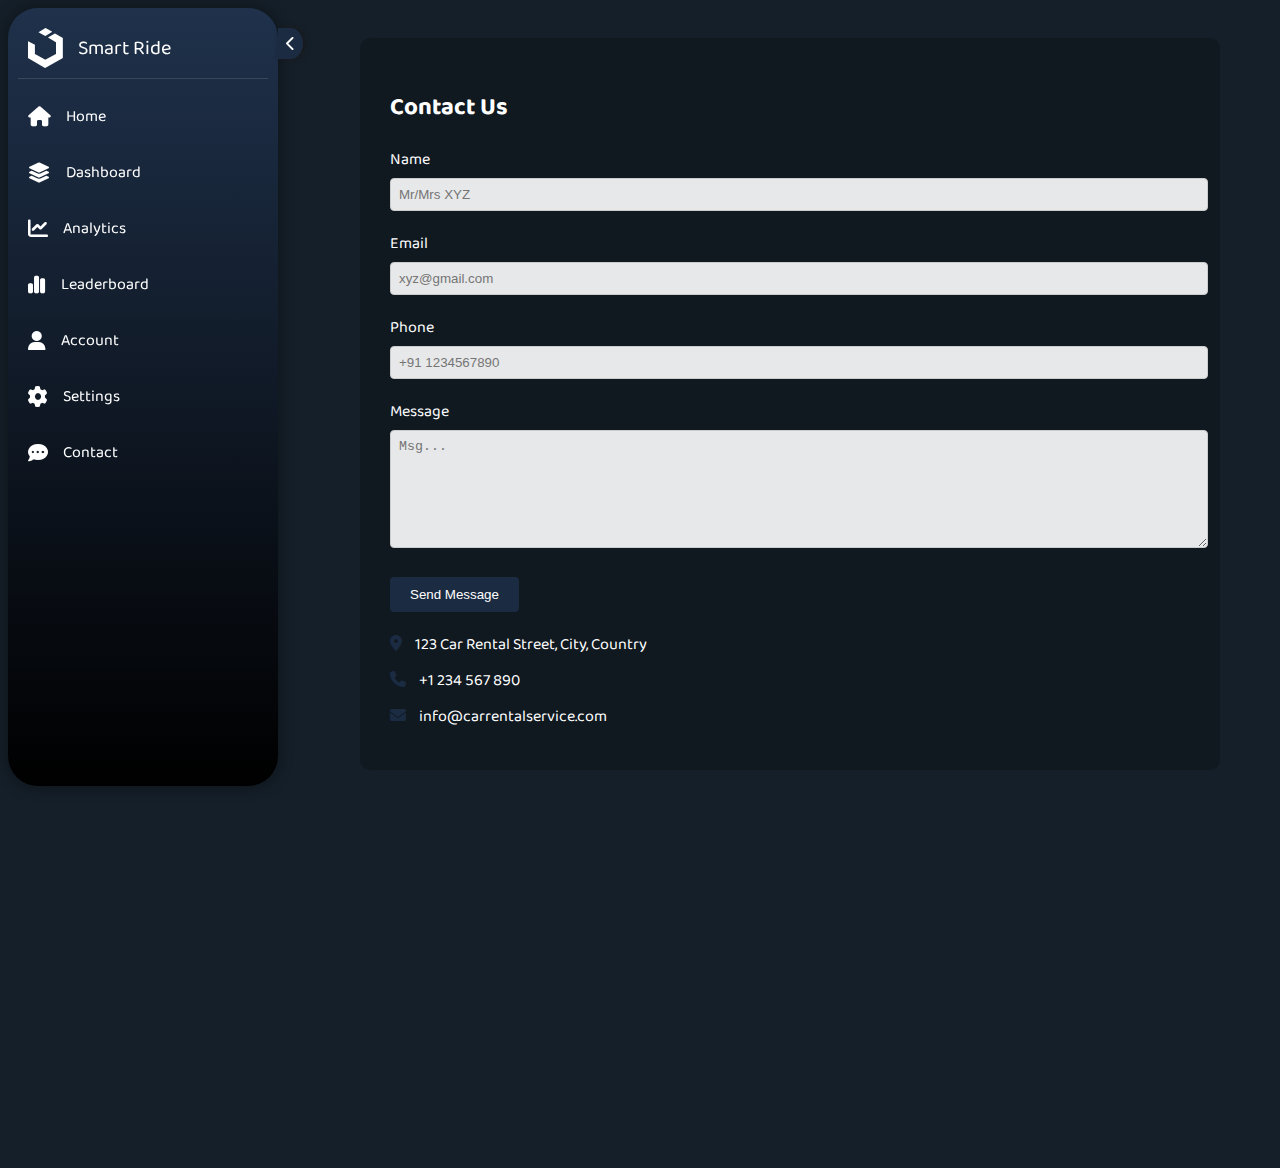
<file: contact.html>
<!DOCTYPE html>
<html lang="en">
<head>
    <meta charset="UTF-8">
    <meta name="viewport" content="width=device-width, initial-scale=1.0">
    <title>Contact Us - Car Rental</title>
    <link rel="stylesheet" href="style.css">
    <style>
        /* Sidebar collapse styles */
        aside {
            transition: width 0.3s ease;
            width: 250px;
        }

        aside.collapsed {
            width: 80px;
        }

        aside.collapsed .brand-name,
        aside.collapsed .item-name {
            display: none;
        }

        aside.collapsed + main {
            margin-left: 80px;
        }

        .menu-btn {
            transition: transform 0.3s ease;
        }

        aside.collapsed .menu-btn {
            transform: rotate(360deg) translateX(24px);
        }

        main {
            margin-left: 250px;
            transition: margin-left 0.3s ease;
        }

        .contact-container {
            display: flex;
            flex-direction: column;
            gap: 20px;
            padding: 20px;
            max-width: 800px;
            margin: 0 auto;
            transition: all 0.3s ease;
        }

        aside.collapsed + main .contact-container {
            max-width: 1000px;
            padding: 30px;
        }

        .contact-form {
            background: rgba(0,0,0,0.2);
            padding: 30px;
            border-radius: 10px;
            width: 100%;
            margin-bottom: 20px;
            transition: all 0.3s ease;
            transform: translateX(-300px);
        }

        aside.collapsed + main .contact-form {
            padding: 40px;
            transform: translateX(15px);
        }

        .form-group {
            margin-bottom: 20px;
        }

        .form-group label {
            display: block;
            margin-bottom: 5px;
            color: white;
        }

        .form-group input,
        .form-group textarea {
            width: 100%;
            padding: 8px;
            border: 1px solid #ccc;
            border-radius: 4px;
            background: rgba(255,255,255,0.9);
        }

        .form-group textarea {
            height: 100px;
            resize: vertical;
        }

        button[type="submit"] {
            background: #1b2b42;
            color: white;
            padding: 10px 20px;
            border: none;
            border-radius: 4px;
            cursor: pointer;
        }

        button[type="submit"]:hover {
            background: #2c4268;
        }

        .contact-info {
            margin-top: 20px;
            color: white;
        }

        .contact-info p {
            margin: 10px 0;
        }

        .contact-info i {
            margin-right: 10px;
            color: #1b2b42;
        }

        .map-container {
            width: 100%;
            height: 300px;
            border-radius: 10px;
            overflow: hidden;
            margin-top: 20px;
            transition: all 0.3s ease;
            transform: translateX(-300px);
        }

        aside.collapsed + main .map-container {
            height: 400px;
            transform: translateX(15px);
        }

        h2 {
            color: white;
            margin-bottom: 20px;
        }

        @media (max-width: 768px) {
            .menu-btn {
                display: none;
            }
            
            aside {
                width: 80px;
            }

            aside .brand-name,
            aside .item-name {
                display: none;
            }

            main {
                margin-left: 80px;
            }

            .contact-container {
                max-width: 100%;
                padding: 15px;
            }

            .contact-form {
                padding: 20px;
            }

            .map-container {
                height: 250px;
            }
        }
    </style>
</head>
<body>
    <aside>
        <button class="menu-btn fa fa-chevron-left"></button>
        <a href="/" class="logo-wrapper">
            <span class="fa-brands fa-uikit"></span>
            <span class="brand-name">Smart Ride</span>
        </a>
        <div class="separator"></div>
        <ul class="menu-items">
            <li><a href="index.html"><span class="icon fa fa-house"></span><span class="item-name">Home</span></a><span class="tooltip">Home</span></li>
            <li><a href="dashboard.html"><span class="icon fa fa-layer-group"></span><span class="item-name">Dashboard</span></a><span class="tooltip">Dashboard</span></li>
            <li><a href="analytics.html"><span class="icon fa fa-chart-line"></span><span class="item-name">Analytics</span></a><span class="tooltip">Analytics</span></li>
            <li><a href="leaderboard.html"><span class="icon fa fa-chart-simple"></span><span class="item-name">Leaderboard</span></a><span class="tooltip">Leaderboard</span></li>
            <li><a href="account.html"><span class="icon fa fa-user"></span><span class="item-name">Account</span></a><span class="tooltip">Account</span></li>
            <li><a href="system.html"><span class="icon fa fa-gear"></span><span class="item-name">Settings</span></a><span class="tooltip">Settings</span></li>
            <li><a href="#"><span class="icon fa fa-comment-dots"></span><span class="item-name">Contact</span></a><span class="tooltip">Contact</span></li>
        </ul>
    </aside>
    <main>
        <div class="contact-container">
            <div class="contact-form">
                <h2>Contact Us</h2>
                <form id="contactForm">
                    <div class="form-group">
                        <label for="name">Name</label>
                        <input type="text" id="name" placeholder="Mr/Mrs XYZ" required>
                    </div>
                    <div class="form-group">
                        <label for="email">Email</label>
                        <input type="email" id="email" placeholder="xyz@gmail.com" required>
                    </div>
                    <div class="form-group">
                        <label for="phone">Phone</label>
                        <input type="tel" id="phone" placeholder="+91 1234567890" required>
                    </div>
                    <div class="form-group">
                        <label for="message">Message</label>
                        <textarea id="message" placeholder="Msg..." required></textarea>
                    </div>
                    <button type="submit">Send Message</button>
                </form>
                <div class="contact-info">
                    <p><i class="fa fa-location-dot"></i> 123 Car Rental Street, City, Country</p>
                    <p><i class="fa fa-phone"></i> +1 234 567 890</p>
                    <p><i class="fa fa-envelope"></i> info@carrentalservice.com</p>
                </div>
            </div>
            <div class="map-container">
                <iframe 
                    src="https://www.google.com/maps/embed?pb=!1m18!1m12!1m3!1d9053.891167720392!2d88.4330860024701!3d22.960962132651147!2m3!1f0!2f0!3f0!3m2!1i1024!2i768!4f13.1!3m3!1m2!1s0x39f894fc95000001%3A0x56bfd0b3bdadb903!2sIndian%20Institute%20of%20Information%20Technology%20Kalyani!5e1!3m2!1sen!2sin!4v1739222524733!5m2!1sen!2sin"
                    width="100%" 
                    height="110%" 
                    style="border:0; transform: translateX(7%); overflow: visible;" 
                    allowfullscreen="" 
                    loading="lazy">
                </iframe>
            </div>
        </div>
    </main>
    <script src="main.js"></script>
    <script>
        document.getElementById('contactForm').addEventListener('submit', function(e) {
            e.preventDefault();
            // Add your form submission logic here
            alert('Thank you for your message! We will get back to you soon.');
            this.reset();
        });

        // Collapse function
        document.querySelector('.menu-btn').addEventListener('click', function() {
            const aside = document.querySelector('aside');
            aside.classList.toggle('collapsed');
            
            // Rotate button icon
            this.style.transform = aside.classList.contains('collapsed') ? 'rotate(360deg) translateX(24px)' : '';
        });
    </script>
</body>
</html>
</file>
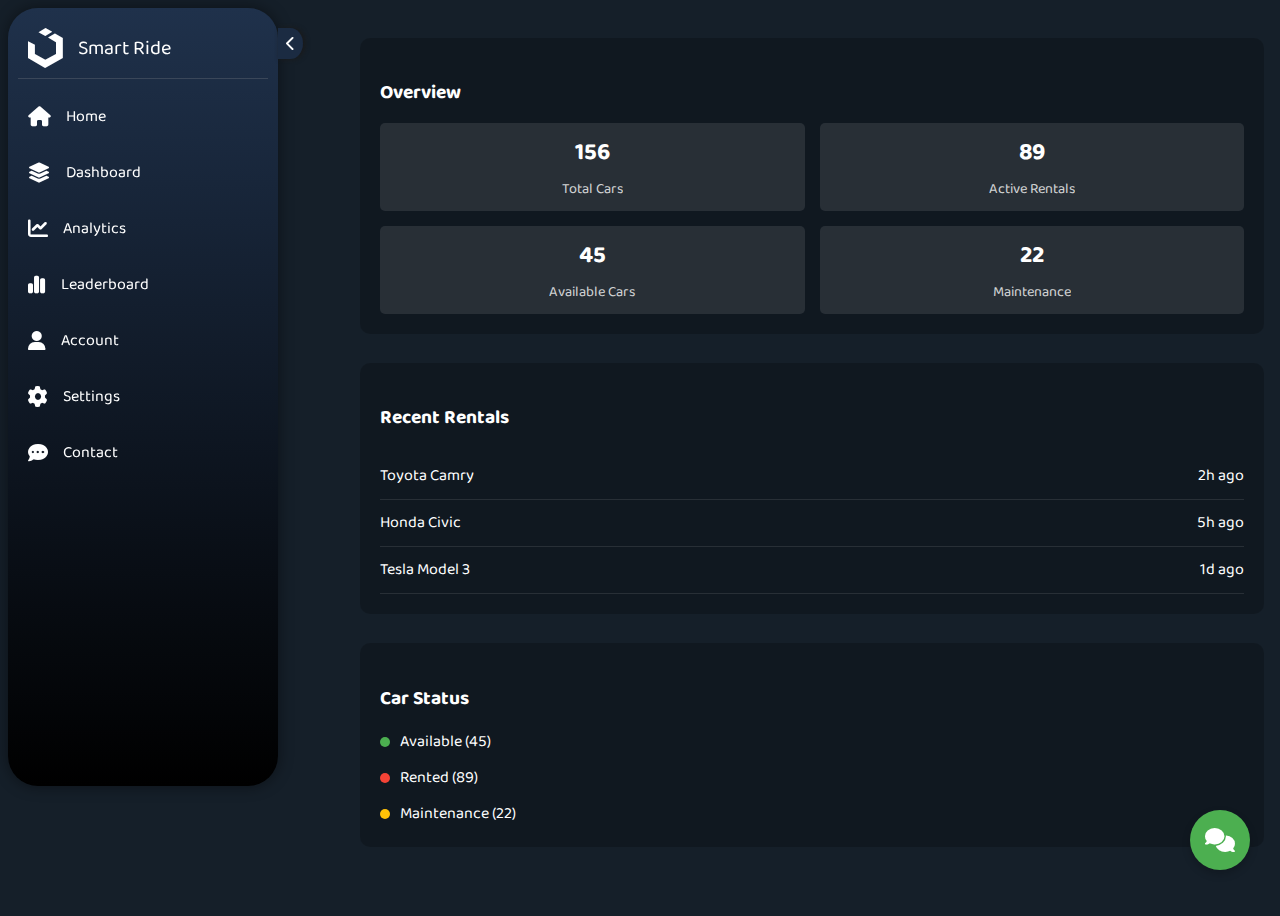
<file: dashboard.html>
<!DOCTYPE html>
<html lang="en">
<head>
    <meta charset="UTF-8">
    <meta name="viewport" content="width=device-width, initial-scale=1.0">
    <title>Dashboard - Car Rental</title>
    <link rel="stylesheet" href="style.css">
    <style>
        /* Sidebar collapse styles */
        aside {
            transition: width 0.3s ease;
            width: 250px;
        }

        aside.collapsed {
            width: 80px;
        }

        aside.collapsed .brand-name,
        aside.collapsed .item-name {
            display: none;
        }

        aside.collapsed + main {
            margin-left: 80px;
        }

        .menu-btn {
            transition: transform 0.3s ease;
        }

        aside.collapsed .menu-btn {
            transform: rotate(360deg) translateX(24px);
        }

        main {
            margin-left: 2px;
            transition: margin-left 0.3s ease;
        }

        .dashboard-container {
            padding: 20px;
            /* display: grid; */
            grid-template-columns: repeat(auto-fit, minmax(300px, 1fr));
            gap: 20px;
            /* column-gap: 12px; */
            transition: all 0.3s ease;
        }

        .dashboard-card {
            background: rgba(0,0,0,0.2);
            border-radius: 10px;
            padding: 20px;
            color: white;
            transition: all 0.3s ease;
            margin-bottom: 29px;
        }
        /* When sidebar is collapsed, make cards bigger */
        aside.collapsed + main .dashboard-card {
            padding: 25px;
            font-size: 1.1em;
        }

        aside.collapsed + main .stat-value {
            font-size: 1.8em;
        }

        aside.collapsed + main .stat-label {
            font-size: 1em;
        }

        .dashboard-card h3 {
            margin-bottom: 15px;
            font-size: 1.2em;
        }

        .stats-grid {
            display: grid;
            grid-template-columns: repeat(2, 1fr);
            gap: 15px;
        }

        .stat-item {
            text-align: center;
            padding: 10px;
            background: rgba(255,255,255,0.1);
            border-radius: 5px;
            transition: all 0.3s ease;
        }

        .stat-item:hover {
            background: rgba(255,255,255,0.5);
            transform: scale(1.02);
        }

        .stat-value {
            font-size: 1.5em;
            font-weight: bold;
            margin-bottom: 5px;
            transition: font-size 0.3s ease;
        }

        .stat-label {
            font-size: 0.9em;
            opacity: 0.8;
            transition: font-size 0.3s ease;
        }

        .recent-rentals {
            margin-top: 20px;
        }

        .rental-item {
            display: flex;
            justify-content: space-between;
            padding: 10px 0;
            border-bottom: 1px solid rgba(255,255,255,0.1);
        }

        .car-status {
            display: flex;
            align-items: center;
            gap: 10px;
            margin-top: 10px;
        }

        .status-dot {
            width: 10px;
            height: 10px;
            border-radius: 50%;
        }

        .status-available { background: #4CAF50; }
        .status-rented { background: #f44336; }
        .status-maintenance { background: #FFC107; }

        @media (max-width: 768px) {
            .dashboard-container {
                display: grid;
                grid-template-columns: repeat(auto-fit, minmax(300px, 1fr));
                grid-template-columns: 23fr;
                transform: translateX(-190px);
            }

            .menu-btn {
                display: none;
            }
            
            aside {
                width: 80px;
            }

            aside .brand-name,
            aside .item-name {
                display: none;
            }

            main {
                margin-left: 80px;
            }

            .dashboard-card {
                padding: 25px;
                font-size: 1.1em;
            }
        }

        /* Chat Bot Styles */
        .chat-bot-button {
            position: fixed;
            bottom: 30px;
            right: 30px;
            width: 60px;
            height: 60px;
            border-radius: 50%;
            background-color: #4CAF50;
            color: white;
            border: none;
            cursor: pointer;
            box-shadow: 0 4px 8px rgba(0,0,0,0.2);
            z-index: 1000;
            display: flex;
            align-items: center;
            justify-content: center;
            transition: transform 0.3s ease;
        }

        .chat-bot-button:hover {
            transform: scale(1.1);
        }

        .chat-bot-button i {
            font-size: 24px;
        }

        .chat-container {
            position: fixed;
            bottom: 100px;
            right: 30px;
            width: 350px;
            height: 500px;
            background: white;
            border-radius: 10px;
            box-shadow: 0 5px 15px rgba(0,0,0,0.2);
            display: none;
            flex-direction: column;
            z-index: 999;
        }

        .chat-header {
            padding: 15px;
            background: #4CAF50;
            color: white;
            border-radius: 10px 10px 0 0;
            display: flex;
            justify-content: space-between;
            align-items: center;
        }

        .chat-header h3 {
            margin: 0;
        }

        .close-chat {
            background: none;
            border: none;
            color: white;
            cursor: pointer;
            font-size: 20px;
        }

        .chat-messages {
            flex: 1;
            padding: 15px;
            overflow-y: auto;
        }

        .chat-input-container {
            padding: 15px;
            border-top: 1px solid #eee;
            display: flex;
            gap: 10px;
        }

        .chat-input {
            flex: 1;
            padding: 10px;
            border: 1px solid #ddd;
            border-radius: 20px;
            outline: none;
        }

        .send-button {
            background: #4CAF50;
            color: white;
            border: none;
            padding: 10px 20px;
            border-radius: 20px;
            cursor: pointer;
        }

        .chat-container.active {
            display: flex;
        }
    </style>
</head>
<body>
    <aside>
        <button class="menu-btn fa fa-chevron-left"></button>
        <a href="#" class="logo-wrapper">
            <span class="fa-brands fa-uikit"></span>
            <span class="brand-name">Smart Ride</span>
        </a>
        <div class="separator"></div>
        <ul class="menu-items">
            <li><a href="index.html"><span class="icon fa fa-house"></span><span class="item-name">Home</span></a><span class="tooltip">Home</span></li>
            <li><a href="#"><span class="icon fa fa-layer-group"></span><span class="item-name">Dashboard</span></a><span class="tooltip">Dashboard</span></li>
            <li><a href="analytics.html"><span class="icon fa fa-chart-line"></span><span class="item-name">Analytics</span></a><span class="tooltip">Analytics</span></li>
            <li><a href="leaderboard.html"><span class="icon fa fa-chart-simple"></span><span class="item-name">Leaderboard</span></a><span class="tooltip">Leaderboard</span></li>
            <li><a href="account.html"><span class="icon fa fa-user"></span><span class="item-name">Account</span></a><span class="tooltip">Account</span></li>
            <li><a href="system.html"><span class="icon fa fa-gear"></span><span class="item-name">Settings</span></a><span class="tooltip">Settings</span></li>
            <li><a href="contact.html"><span class="icon fa fa-comment-dots"></span><span class="item-name">Contact</span></a><span class="tooltip">Contact</span></li>
        </ul>
    </aside>
    <main>
        <div class="dashboard-container">
            <div class="dashboard-card">
                <h3>Overview</h3>
                <div class="stats-grid">
                    <div class="stat-item">
                        <div class="stat-value">156</div>
                        <div class="stat-label">Total Cars</div>
                    </div>
                    <div class="stat-item">
                        <div class="stat-value">89</div>
                        <div class="stat-label">Active Rentals</div>
                    </div>
                    <div class="stat-item">
                        <div class="stat-value">45</div>
                        <div class="stat-label">Available Cars</div>
                    </div>
                    <div class="stat-item">
                        <div class="stat-value">22</div>
                        <div class="stat-label">Maintenance</div>
                    </div>
                </div>
            </div>

            <div class="dashboard-card">
                <h3>Recent Rentals</h3>
                <div class="recent-rentals">
                    <div class="rental-item">
                        <span>Toyota Camry</span>
                        <span>2h ago</span>
                    </div>
                    <div class="rental-item">
                        <span>Honda Civic</span>
                        <span>5h ago</span>
                    </div>
                    <div class="rental-item">
                        <span>Tesla Model 3</span>
                        <span>1d ago</span>
                    </div>
                </div>
            </div>

            <div class="dashboard-card">
                <h3>Car Status</h3>
                <div class="car-status">
                    <span class="status-dot status-available"></span>
                    <span>Available (45)</span>
                </div>
                <div class="car-status">
                    <span class="status-dot status-rented"></span>
                    <span>Rented (89)</span>
                </div>
                <div class="car-status">
                    <span class="status-dot status-maintenance"></span>
                    <span>Maintenance (22)</span>
                </div>
            </div>
        </div>
    </main>

    <!-- Chat Bot Button and Container -->
    <button class="chat-bot-button" id="chatBotBtn">
        <i class="fa fa-comments"></i>
    </button>

    <div class="chat-container" id="chatContainer">
        <div class="chat-header">
            <h3>Car Assistant</h3>
            <button class="close-chat" id="closeChat">&times;</button>
        </div>
        <div class="chat-messages" id="chatMessages">
            <!-- Messages will appear here -->
        </div>
        <div class="chat-input-container">
            <input type="text" class="chat-input" id="chatInput" placeholder="Type your message...">
            <button class="send-button" id="sendMessage">Send</button>
        </div>
    </div>

    <script src="main.js"></script>
    <script>
        // Updated collapse function
        document.querySelector('.menu-btn').addEventListener('click', function() {
            const aside = document.querySelector('aside');
            aside.classList.toggle('collapsed');
            
            // Rotate button icon
            this.style.transform = aside.classList.contains('collapsed') ? 'rotate(360deg) translateX(24px)' : '';
        });

        // Chat Bot Functionality
        const chatBotBtn = document.getElementById('chatBotBtn');
        const chatContainer = document.getElementById('chatContainer');
        const closeChat = document.getElementById('closeChat');
        const chatInput = document.getElementById('chatInput');
        const sendMessage = document.getElementById('sendMessage');
        const chatMessages = document.getElementById('chatMessages');
        const logoWrapper = document.querySelector('.logo-wrapper');

        chatBotBtn.addEventListener('click', () => {
            chatContainer.classList.add('active');
        });

        closeChat.addEventListener('click', () => {
            chatContainer.classList.remove('active');
        });

        // Add logo click handler to close chat
        logoWrapper.addEventListener('click', (e) => {
            e.preventDefault(); // Prevent default link behavior
            chatContainer.classList.remove('active');
        });

        function addMessage(message, isUser = true) {
            const messageDiv = document.createElement('div');
            messageDiv.style.margin = '10px 0';
            messageDiv.style.padding = '10px';
            messageDiv.style.borderRadius = '10px';
            messageDiv.style.maxWidth = '80%';
            messageDiv.style.wordWrap = 'break-word';
            
            if (isUser) {
                messageDiv.style.marginLeft = 'auto';
                messageDiv.style.background = '#4CAF50';
                messageDiv.style.color = 'white';
            } else {
                messageDiv.style.marginRight = 'auto';
                messageDiv.style.background = '#f0f0f0';
            }
            
            messageDiv.textContent = message;
            chatMessages.appendChild(messageDiv);
            chatMessages.scrollTop = chatMessages.scrollHeight;
        }

        sendMessage.addEventListener('click', () => {
            const message = chatInput.value.trim();
            if (message) {
                addMessage(message);
                chatInput.value = '';
                // Here you can add your AI response logic
                setTimeout(() => {
                    addMessage('Ye kr diyaa BSDK, Ab paise 3-5K ke bich me hi rhegi!!', false);
                }, 1000);
            }
        });

        chatInput.addEventListener('keypress', (e) => {
            if (e.key === 'Enter') {
                sendMessage.click();
            }
        });
    </script>
</body>
</html>
</file>
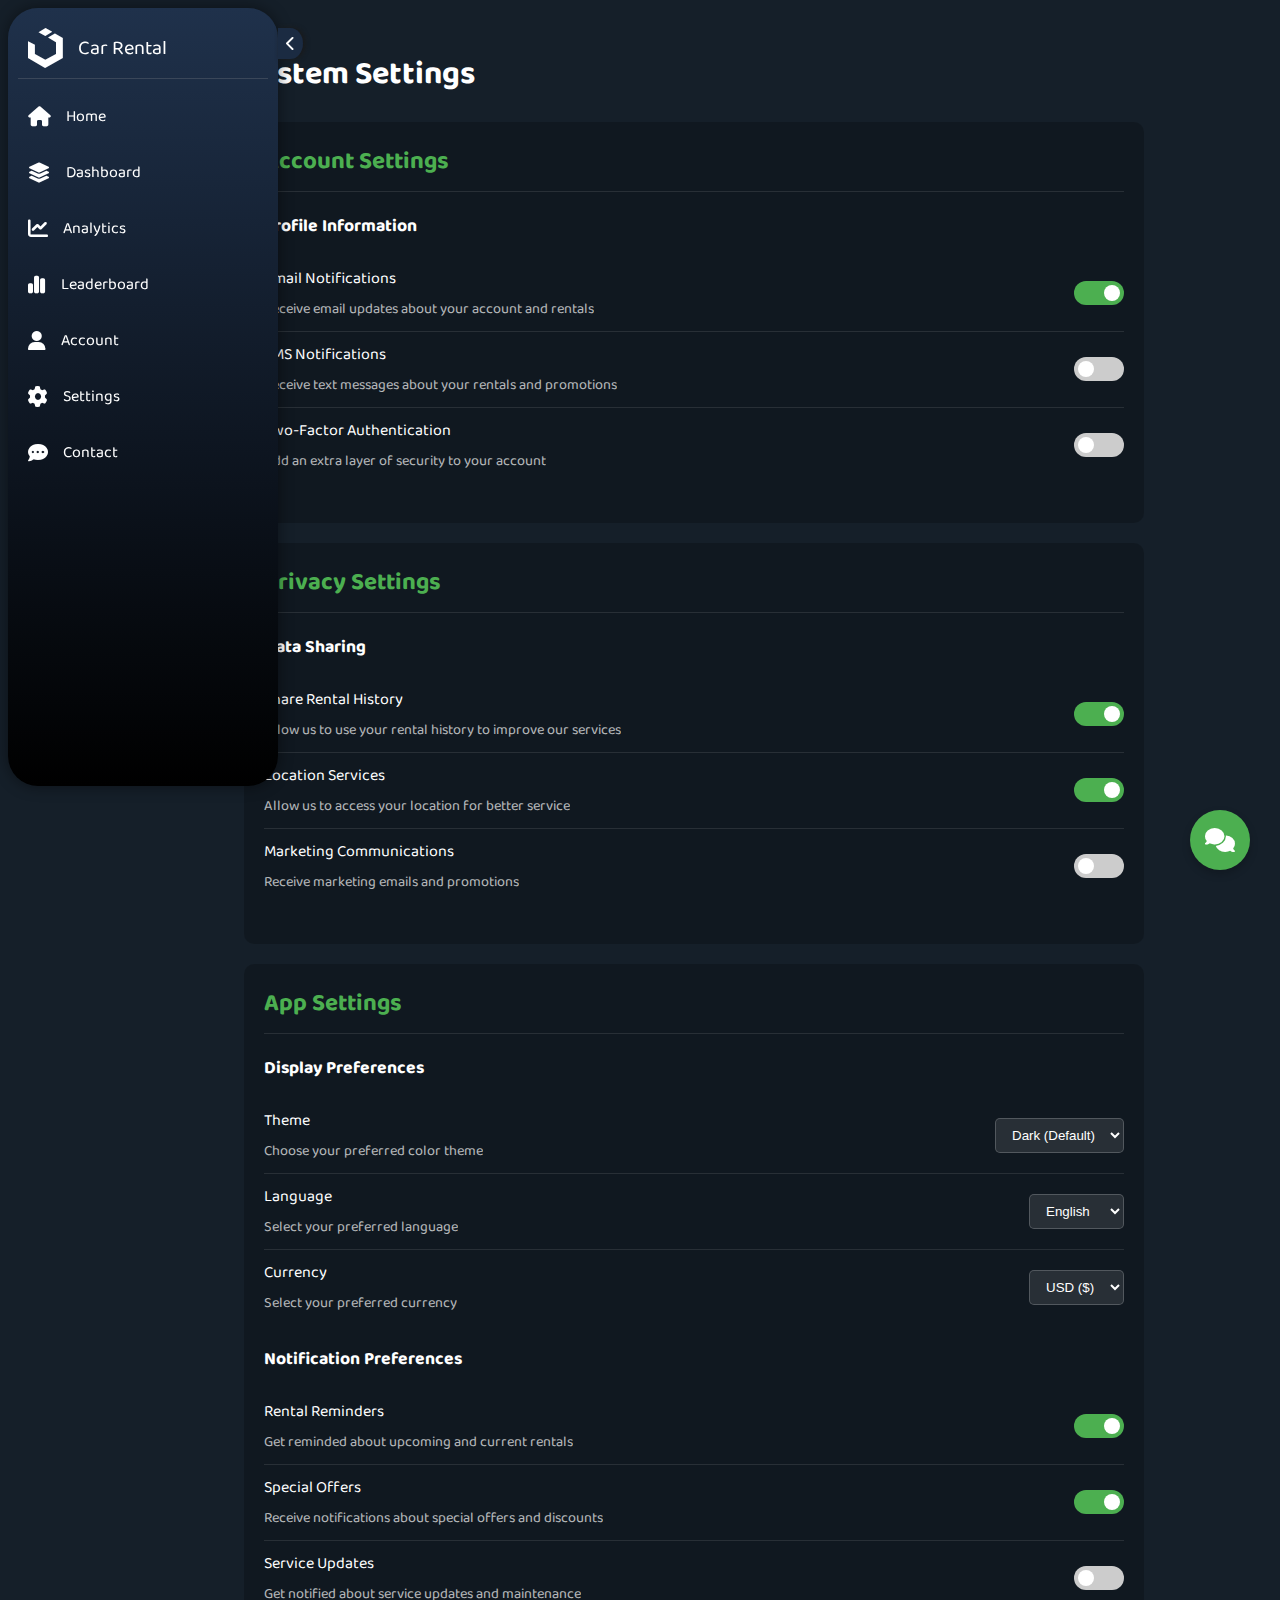
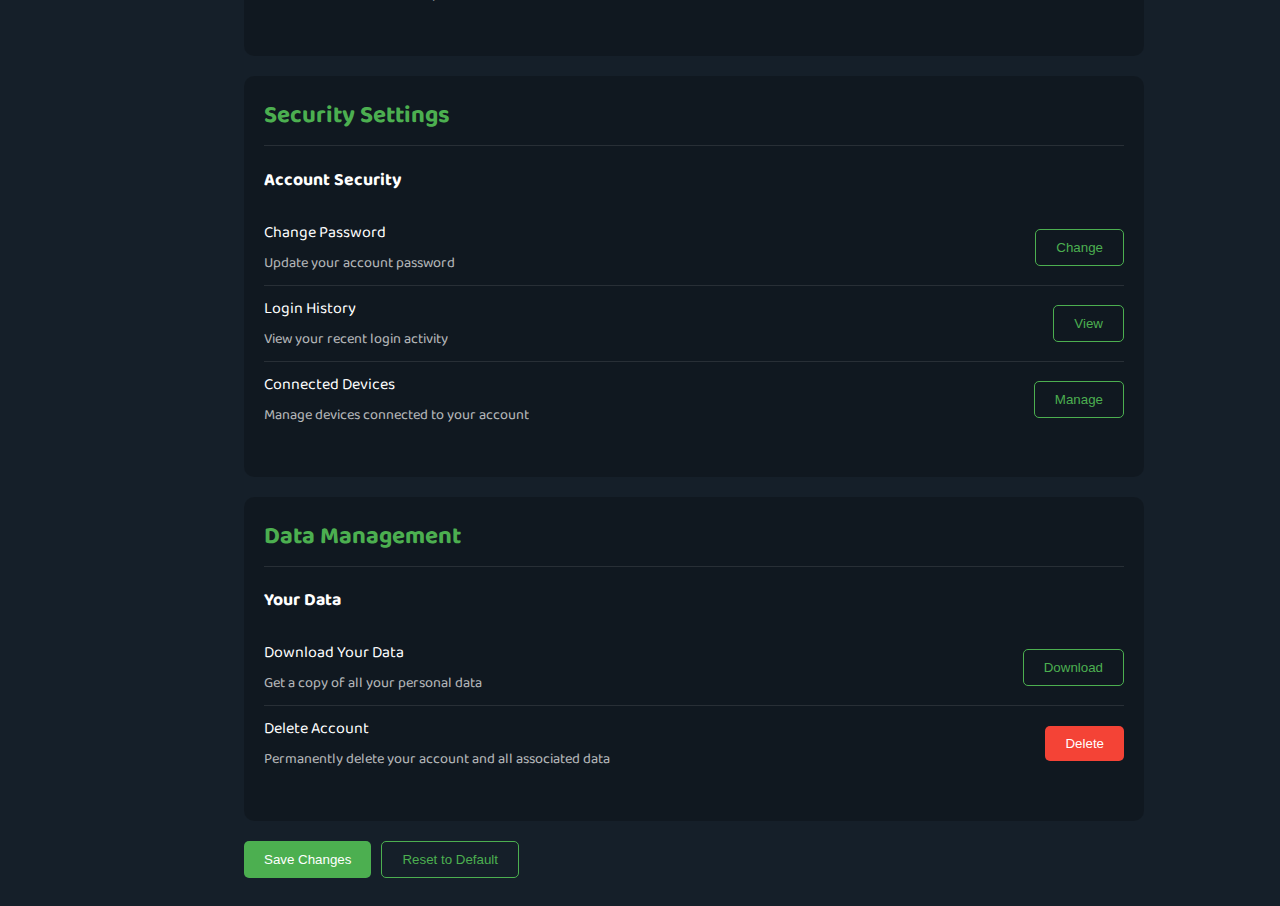
<file: system.html>
<!DOCTYPE html>
<html lang="en">
<head>
    <meta charset="UTF-8">
    <meta name="viewport" content="width=device-width, initial-scale=1.0">
    <title>System Settings - Car Rental</title>
    <link rel="stylesheet" href="style.css">
    <style>
        :root {
            --menu-width: 89px;
            --collapsed-width: 60px;
        }

        aside {
            transition: width 0.3s ease;
            width: 250px;
        }

        aside.collapsed {
            width: 80px;
        }

        aside.collapsed .brand-name,
        aside.collapsed .item-name {
            display: none;
        }

        aside.collapsed + main {
            margin-left: 80px;
            width: calc(100% - 80px);
        }

        .menu-btn {
            transition: transform 0.3s ease;
        }

        aside.collapsed .menu-btn {
            transform: rotate(360deg) translateX(24px);
        }

        main {
            margin-left: 250px;
            transition: margin-left 0.3s ease, transform 0.3s ease;
            padding: 20px;
            width: calc(100% - 250px);
        }

        .settings-container {
            max-width: 900px;
            margin: 0 auto;
            transform: translateX(-200px);
            transition: transform 0.3s ease;
        }

        aside.collapsed ~ main .settings-container {
            transform: translateX(-100px);
        }

        .settings-section {
            background: rgba(0,0,0,0.2);
            border-radius: 10px;
            padding: 20px;
            margin-bottom: 20px;
            color: white;
        }

        .settings-section h2 {
            margin-top: 0;
            color: #4CAF50;
            border-bottom: 1px solid rgba(255,255,255,0.1);
            padding-bottom: 10px;
        }

        .settings-group {
            margin-bottom: 20px;
        }

        .settings-group h3 {
            margin-bottom: 15px;
            font-size: 1.1em;
        }

        .setting-item {
            display: flex;
            justify-content: space-between;
            align-items: center;
            padding: 10px 0;
            border-bottom: 1px solid rgba(255,255,255,0.1);
        }

        .setting-item:last-child {
            border-bottom: none;
        }

        .setting-label {
            flex: 1;
        }

        .setting-description {
            font-size: 0.9em;
            opacity: 0.7;
            margin-top: 5px;
        }

        /* Toggle Switch */
        .toggle-switch {
            position: relative;
            display: inline-block;
            width: 50px;
            height: 24px;
        }

        .toggle-switch input {
            opacity: 0;
            width: 0;
            height: 0;
        }

        .toggle-slider {
            position: absolute;
            cursor: pointer;
            top: 0;
            left: 0;
            right: 0;
            bottom: 0;
            background-color: #ccc;
            transition: .4s;
            border-radius: 24px;
        }

        .toggle-slider:before {
            position: absolute;
            content: "";
            height: 16px;
            width: 16px;
            left: 4px;
            bottom: 4px;
            background-color: white;
            transition: .4s;
            border-radius: 50%;
        }

        input:checked + .toggle-slider {
            background-color: #4CAF50;
        }

        input:checked + .toggle-slider:before {
            transform: translateX(26px);
        }

        /* Select Dropdown */
        .select-dropdown {
            background-color: rgba(255,255,255,0.1);
            color: white;
            border: 1px solid rgba(255,255,255,0.2);
            padding: 8px 12px;
            border-radius: 5px;
            outline: none;
        }

        .select-dropdown option {
            background-color: #333;
            color: white;
        }

        /* Button Styles */
        .btn {
            background-color: #4CAF50;
            color: white;
            border: none;
            padding: 10px 20px;
            border-radius: 5px;
            cursor: pointer;
            transition: background-color 0.3s;
        }

        .btn:hover {
            background-color: #45a049;
        }

        .btn-secondary {
            background-color: transparent;
            border: 1px solid #4CAF50;
            color: #4CAF50;
        }

        .btn-secondary:hover {
            background-color: rgba(76, 175, 80, 0.1);
        }

        .btn-danger {
            background-color: #f44336;
        }

        .btn-danger:hover {
            background-color: #d32f2f;
        }

        .button-group {
            display: flex;
            gap: 10px;
            margin-top: 20px;
        }

        /* Chat Bot Styles */
        .chat-bot-button {
            position: fixed;
            bottom: 30px;
            right: 30px;
            width: 60px;
            height: 60px;
            border-radius: 50%;
            background-color: #4CAF50;
            color: white;
            border: none;
            cursor: pointer;
            box-shadow: 0 4px 8px rgba(0,0,0,0.2);
            z-index: 1000;
            display: flex;
            align-items: center;
            justify-content: center;
            transition: transform 0.3s ease;
        }

        .chat-bot-button:hover {
            transform: scale(1.1);
        }

        .chat-bot-button i {
            font-size: 24px;
        }

        .chat-container {
            position: fixed;
            bottom: 100px;
            right: 30px;
            width: 350px;
            height: 500px;
            background: white;
            border-radius: 10px;
            box-shadow: 0 5px 15px rgba(0,0,0,0.2);
            display: none;
            flex-direction: column;
            z-index: 999;
        }

        .chat-header {
            padding: 15px;
            background: #4CAF50;
            color: white;
            border-radius: 10px 10px 0 0;
            display: flex;
            justify-content: space-between;
            align-items: center;
        }

        .chat-header h3 {
            margin: 0;
        }

        .close-chat {
            background: none;
            border: none;
            color: white;
            cursor: pointer;
            font-size: 20px;
        }

        .chat-messages {
            flex: 1;
            padding: 15px;
            overflow-y: auto;
        }

        .chat-input-container {
            padding: 15px;
            border-top: 1px solid #eee;
            display: flex;
            gap: 10px;
        }

        .chat-input {
            flex: 1;
            padding: 10px;
            border: 1px solid #ddd;
            border-radius: 20px;
            outline: none;
        }

        .send-button {
            background: #4CAF50;
            color: white;
            border: none;
            padding: 10px 20px;
            border-radius: 20px;
            cursor: pointer;
        }

        .chat-container.active {
            display: flex;
        }

        @media (max-width: 768px) {
            main {
                margin-left: 80px;
            }
            
            .settings-container {
                padding: 10px;
            }
        }
    </style>
</head>
<body>
    <aside>
        <button class="menu-btn fa fa-chevron-left"></button>
        <a href="#" class="logo-wrapper">
            <span class="fa-brands fa-uikit"></span>
            <span class="brand-name">Car Rental</span>
        </a>
        <div class="separator"></div>
        <ul class="menu-items">
            <li><a href="index.html"><span class="icon fa fa-house"></span><span class="item-name">Home</span></a><span class="tooltip">Home</span></li>
            <li><a href="dashboard.html"><span class="icon fa fa-layer-group"></span><span class="item-name">Dashboard</span></a><span class="tooltip">Dashboard</span></li>
            <li><a href="analytics.html"><span class="icon fa fa-chart-line"></span><span class="item-name">Analytics</span></a><span class="tooltip">Analytics</span></li>
            <li><a href="leaderboard.html"><span class="icon fa fa-chart-simple"></span><span class="item-name">Leaderboard</span></a><span class="tooltip">Leaderboard</span></li>
            <li><a href="account.html"><span class="icon fa fa-user"></span><span class="item-name">Account</span></a><span class="tooltip">Account</span></li>
            <li><a href="#"><span class="icon fa fa-gear"></span><span class="item-name">Settings</span></a><span class="tooltip">Settings</span></li>
            <li><a href="contact.html"><span class="icon fa fa-comment-dots"></span><span class="item-name">Contact</span></a><span class="tooltip">Contact</span></li>
        </ul>
    </aside>
    <main>
        <div class="settings-container">
            <h1>System Settings</h1>
            
            <!-- Account Settings -->
            <div class="settings-section">
                <h2>Account Settings</h2>
                <div class="settings-group">
                    <h3>Profile Information</h3>
                    <div class="setting-item">
                        <div class="setting-label">
                            <div>Email Notifications</div>
                            <div class="setting-description">Receive email updates about your account and rentals</div>
                        </div>
                        <label class="toggle-switch">
                            <input type="checkbox" checked>
                            <span class="toggle-slider"></span>
                        </label>
                    </div>
                    <div class="setting-item">
                        <div class="setting-label">
                            <div>SMS Notifications</div>
                            <div class="setting-description">Receive text messages about your rentals and promotions</div>
                        </div>
                        <label class="toggle-switch">
                            <input type="checkbox">
                            <span class="toggle-slider"></span>
                        </label>
                    </div>
                    <div class="setting-item">
                        <div class="setting-label">
                            <div>Two-Factor Authentication</div>
                            <div class="setting-description">Add an extra layer of security to your account</div>
                        </div>
                        <label class="toggle-switch">
                            <input type="checkbox">
                            <span class="toggle-slider"></span>
                        </label>
                    </div>
                </div>
            </div>
            
            <!-- Privacy Settings -->
            <div class="settings-section">
                <h2>Privacy Settings</h2>
                <div class="settings-group">
                    <h3>Data Sharing</h3>
                    <div class="setting-item">
                        <div class="setting-label">
                            <div>Share Rental History</div>
                            <div class="setting-description">Allow us to use your rental history to improve our services</div>
                        </div>
                        <label class="toggle-switch">
                            <input type="checkbox" checked>
                            <span class="toggle-slider"></span>
                        </label>
                    </div>
                    <div class="setting-item">
                        <div class="setting-label">
                            <div>Location Services</div>
                            <div class="setting-description">Allow us to access your location for better service</div>
                        </div>
                        <label class="toggle-switch">
                            <input type="checkbox" checked>
                            <span class="toggle-slider"></span>
                        </label>
                    </div>
                    <div class="setting-item">
                        <div class="setting-label">
                            <div>Marketing Communications</div>
                            <div class="setting-description">Receive marketing emails and promotions</div>
                        </div>
                        <label class="toggle-switch">
                            <input type="checkbox">
                            <span class="toggle-slider"></span>
                        </label>
                    </div>
                </div>
            </div>
            
            <!-- App Settings -->
            <div class="settings-section">
                <h2>App Settings</h2>
                <div class="settings-group">
                    <h3>Display Preferences</h3>
                    <div class="setting-item">
                        <div class="setting-label">
                            <div>Theme</div>
                            <div class="setting-description">Choose your preferred color theme</div>
                        </div>
                        <select class="select-dropdown">
                            <option>Dark (Default)</option>
                            <option>Light</option>
                            <option>System</option>
                        </select>
                    </div>
                    <div class="setting-item">
                        <div class="setting-label">
                            <div>Language</div>
                            <div class="setting-description">Select your preferred language</div>
                        </div>
                        <select class="select-dropdown">
                            <option>English</option>
                            <option>Spanish</option>
                            <option>French</option>
                            <option>German</option>
                        </select>
                    </div>
                    <div class="setting-item">
                        <div class="setting-label">
                            <div>Currency</div>
                            <div class="setting-description">Select your preferred currency</div>
                        </div>
                        <select class="select-dropdown">
                            <option>USD ($)</option>
                            <option>EUR (€)</option>
                            <option>GBP (£)</option>
                            <option>JPY (¥)</option>
                        </select>
                    </div>
                </div>
                
                <div class="settings-group">
                    <h3>Notification Preferences</h3>
                    <div class="setting-item">
                        <div class="setting-label">
                            <div>Rental Reminders</div>
                            <div class="setting-description">Get reminded about upcoming and current rentals</div>
                        </div>
                        <label class="toggle-switch">
                            <input type="checkbox" checked>
                            <span class="toggle-slider"></span>
                        </label>
                    </div>
                    <div class="setting-item">
                        <div class="setting-label">
                            <div>Special Offers</div>
                            <div class="setting-description">Receive notifications about special offers and discounts</div>
                        </div>
                        <label class="toggle-switch">
                            <input type="checkbox" checked>
                            <span class="toggle-slider"></span>
                        </label>
                    </div>
                    <div class="setting-item">
                        <div class="setting-label">
                            <div>Service Updates</div>
                            <div class="setting-description">Get notified about service updates and maintenance</div>
                        </div>
                        <label class="toggle-switch">
                            <input type="checkbox">
                            <span class="toggle-slider"></span>
                        </label>
                    </div>
                </div>
            </div>
            
            <!-- Security Settings -->
            <div class="settings-section">
                <h2>Security Settings</h2>
                <div class="settings-group">
                    <h3>Account Security</h3>
                    <div class="setting-item">
                        <div class="setting-label">
                            <div>Change Password</div>
                            <div class="setting-description">Update your account password</div>
                        </div>
                        <button class="btn btn-secondary">Change</button>
                    </div>
                    <div class="setting-item">
                        <div class="setting-label">
                            <div>Login History</div>
                            <div class="setting-description">View your recent login activity</div>
                        </div>
                        <button class="btn btn-secondary">View</button>
                    </div>
                    <div class="setting-item">
                        <div class="setting-label">
                            <div>Connected Devices</div>
                            <div class="setting-description">Manage devices connected to your account</div>
                        </div>
                        <button class="btn btn-secondary">Manage</button>
                    </div>
                </div>
            </div>
            
            <!-- Data Management -->
            <div class="settings-section">
                <h2>Data Management</h2>
                <div class="settings-group">
                    <h3>Your Data</h3>
                    <div class="setting-item">
                        <div class="setting-label">
                            <div>Download Your Data</div>
                            <div class="setting-description">Get a copy of all your personal data</div>
                        </div>
                        <button class="btn btn-secondary">Download</button>
                    </div>
                    <div class="setting-item">
                        <div class="setting-label">
                            <div>Delete Account</div>
                            <div class="setting-description">Permanently delete your account and all associated data</div>
                        </div>
                        <button class="btn btn-danger">Delete</button>
                    </div>
                </div>
            </div>
            
            <div class="button-group">
                <button class="btn">Save Changes</button>
                <button class="btn btn-secondary">Reset to Default</button>
            </div>
        </div>
    </main>
    
    <!-- Chat Bot Button and Container -->
    <button class="chat-bot-button" id="chatBotBtn">
        <i class="fa fa-comments"></i>
    </button>

    <div class="chat-container" id="chatContainer">
        <div class="chat-header">
            <h3>Car Assistant</h3>
            <button class="close-chat" id="closeChat">&times;</button>
        </div>
        <div class="chat-messages" id="chatMessages">
            <!-- Messages will appear here -->
        </div>
        <div class="chat-input-container">
            <input type="text" class="chat-input" id="chatInput" placeholder="Type your message...">
            <button class="send-button" id="sendMessage">Send</button>
        </div>
    </div>

    <script src="main.js"></script>
    <script>
        // Collapse function
        document.querySelector('.menu-btn').addEventListener('click', function() {
            const aside = document.querySelector('aside');
            aside.classList.toggle('collapsed');
            
            // Rotate button icon
            this.style.transform = aside.classList.contains('collapsed') ? 'rotate(360deg) translateX(24px)' : '';
        });

        // Chat Bot Functionality
        const chatBotBtn = document.getElementById('chatBotBtn');
        const chatContainer = document.getElementById('chatContainer');
        const closeChat = document.getElementById('closeChat');
        const chatInput = document.getElementById('chatInput');
        const sendMessage = document.getElementById('sendMessage');
        const chatMessages = document.getElementById('chatMessages');
        const logoWrapper = document.querySelector('.logo-wrapper');

        chatBotBtn.addEventListener('click', () => {
            chatContainer.classList.add('active');
        });

        closeChat.addEventListener('click', () => {
            chatContainer.classList.remove('active');
        });

        // Add logo click handler to close chat
        logoWrapper.addEventListener('click', (e) => {
            e.preventDefault(); // Prevent default link behavior
            chatContainer.classList.remove('active');
        });

        function addMessage(message, isUser = true) {
            const messageDiv = document.createElement('div');
            messageDiv.style.margin = '10px 0';
            messageDiv.style.padding = '10px';
            messageDiv.style.borderRadius = '10px';
            messageDiv.style.maxWidth = '80%';
            messageDiv.style.wordWrap = 'break-word';
            
            if (isUser) {
                messageDiv.style.marginLeft = 'auto';
                messageDiv.style.background = '#4CAF50';
                messageDiv.style.color = 'white';
            } else {
                messageDiv.style.marginRight = 'auto';
                messageDiv.style.background = '#f0f0f0';
            }
            
            messageDiv.textContent = message;
            chatMessages.appendChild(messageDiv);
            chatMessages.scrollTop = chatMessages.scrollHeight;
        }

        sendMessage.addEventListener('click', () => {
            const message = chatInput.value.trim();
            if (message) {
                addMessage(message);
                chatInput.value = '';
                // Here you can add your AI response logic
                setTimeout(() => {
                    addMessage('Ye kr diyaa BSDK, Ab paise 3-5K ke bich me hi rhegi!!', false);
                }, 1000);
            }
        });

        chatInput.addEventListener('keypress', (e) => {
            if (e.key === 'Enter') {
                sendMessage.click();
            }
        });
    </script>
</body>
</html>
</file>
<file: style.css>
@import url(https://fonts.googleapis.com/css2?family=Baloo+Bhai+2:wght@400&display=swap);
@import url(https://cdnjs.cloudflare.com/ajax/libs/font-awesome/6.5.1/css/all.css);

body {
  font-family: "Baloo Bhai 2";
  background: #151f29;
  min-height: 100vh;
}

:root {
  --menu-width: 300px;
  --collapsed-width: 60px;
}

aside {
  padding: 10px;
  padding-bottom: 10%;
  position: fixed;
  min-height: 40rem;
  background: linear-gradient(0deg, black, #1f314b);
  width: 300px;
  color: white;
  transition: .4s;
  box-shadow: 0px 0px 15px 0px #00000073;
  border-radius: 30px;
  z-index: 1;
}

.collapsed aside {
  width: var(--collapsed-width);
}

.menu-btn {
  color: white;
  position: absolute;
  top: 20px;
  right: 0;
  padding: 8px;
  border: none;
  font-size: 15px;
  aspect-ratio: 1;
  border-radius: 0 50% 50% 0;
  cursor: pointer;
  transform: translateX(100%);
  box-shadow: 2px 0px 5px 0px #1a1a1a;
  background: #1b2b42;
}

.logo-wrapper {
  display: flex;
  overflow: hidden;
  white-space: nowrap;
  align-items: center;
  gap: 15px;
  padding: 10px;
}

a {
  text-decoration: none;
  color: white;
}

.fa-uikit:before {
  font-size: 40px;
}

.brand-name {
  font-size: 20px;
  transition: .2s;
}

.collapsed .brand-name {
  width: 0;
  visibility: hidden;
  transition-delay: .2s;
}

.separator {
  width: 100%;
  height: 1px;
  background-color: rgb(171 171 171 / 21%);
}

.menu-items {
  margin-top: 15px;
  transform: translateX(-40px);
}

ul {
  list-style: none;
}

.menu-items a {
  display: flex;
  align-items: center;
  gap: 15px;
  padding: 10px;
  margin-bottom: 10px;
  overflow: visible;
}

.menu-items a:hover {
  color: #daddff;
  background: #00000017;
  border-radius: 10px;
}

.menu-items li {
  position: relative;
}

.icon {
  font-size: 20px;
}

.item-name {
  transition: .01s;
}

.collapsed .item-name {
  width: 0;
  visibility: hidden;
  transition-delay: 0.15s;
}

.tooltip {
  position: absolute;
  right: -25px;
  top: 50%;
  color: white;
  padding: 5px 15px;
  font-size: 15px;
  line-height: 1.5;
  border-radius: 5px;
  opacity: 0;
  visibility: hidden;
  transition: opacity .3s;
  background-color: rgb(22, 22, 22);
  transform: translate(100%, -50%);
}

.collapsed .menu-items a:hover+.tooltip {
  visibility: visible;
  opacity: 1; 
}

.tooltip::before {
  content: "\f0d9";
  font-family: 'Font Awesome 6 Free';
  position: absolute;
  font-weight: 900;
  left: 0;
  top: 50%;
  font-size: 30px;
  color: #161616;
  transform: translate(-50%, -50%);
}

main {
  position: relative;
  left: calc(var(--menu-width) + 20px);
  width: calc(100% - (var(--menu-width) + 20px));
  transition: .3s;
  padding: 10px;
  color: white;
}

.collapsed main {
  left: calc(var(--collapsed-width) + 20px);
}
</file>
